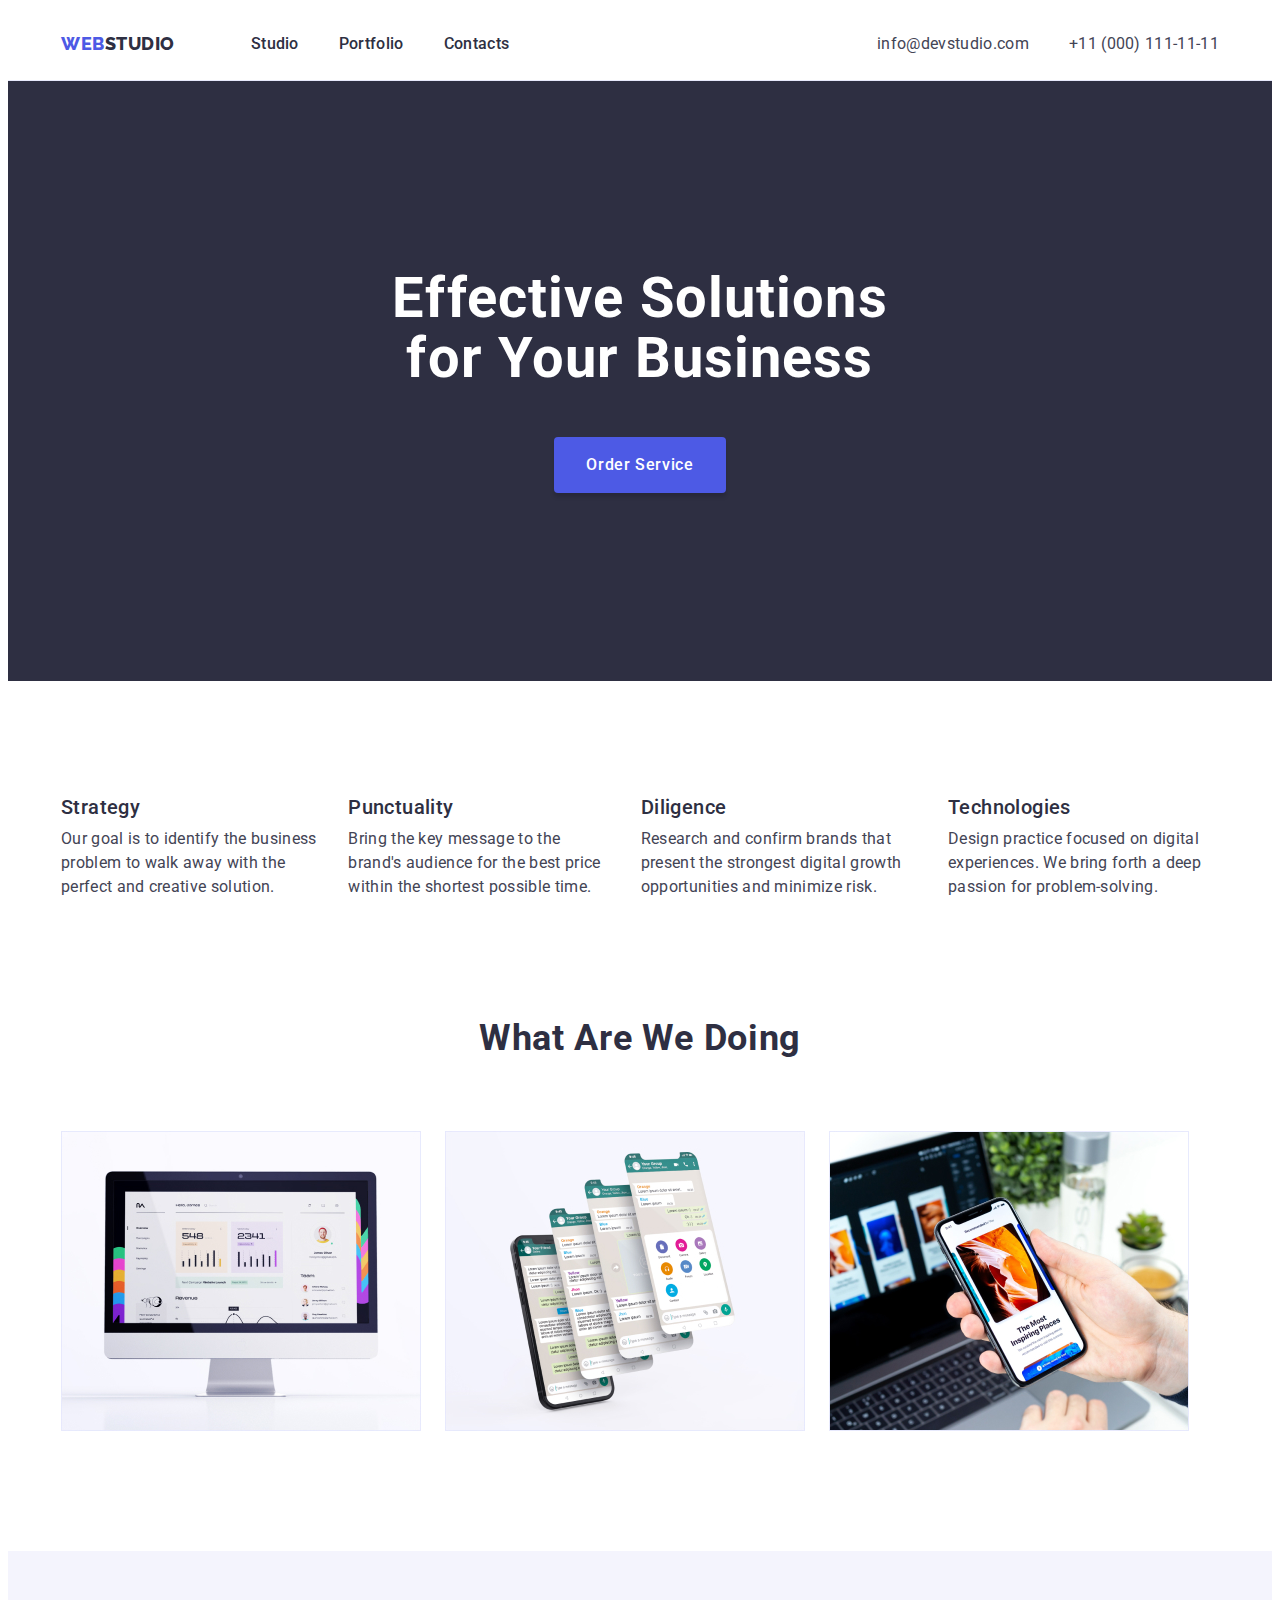
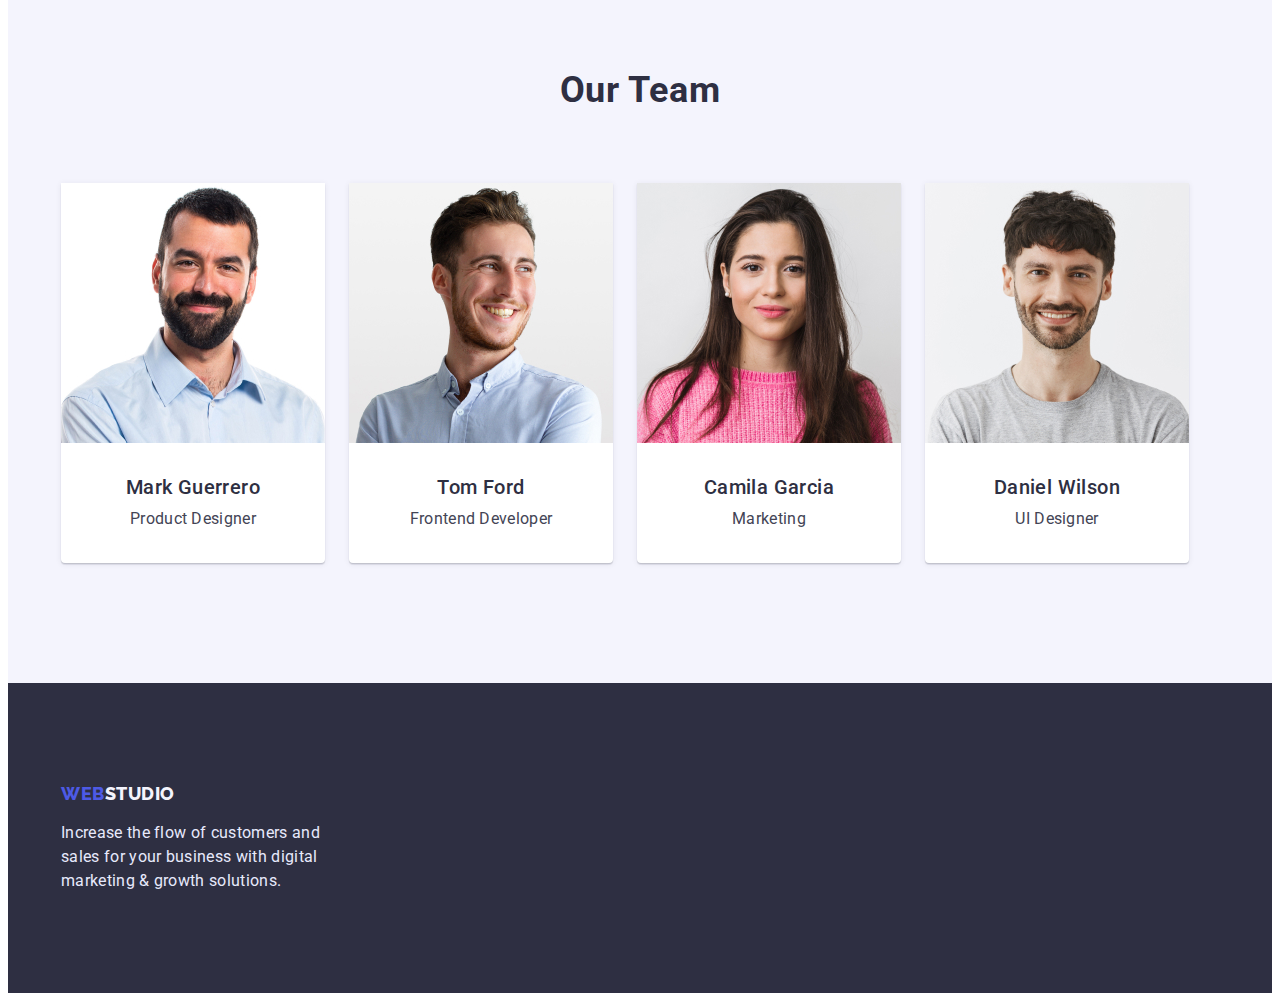
<file: index.html>
<!DOCTYPE html>
<html lang="en">
  <head>
    <meta charset="UTF-8" />
    <meta http-equiv="X-UA-Compatible" content="IE=edge" />
    <meta name="viewport" content="width=device-width, initial-scale=1.0" />
    <title>Document</title>
    <link rel="preconnect" href="https://fonts.googleapis.com" />
    <link rel="preconnect" href="https://fonts.gstatic.com" crossorigin />
    <link
      href="https://fonts.googleapis.com/css2?family=Raleway:wght@800&family=Roboto:ital,wght@0,400;0,500;0,700;1,900&display=swap"
      rel="stylesheet"
    />
    <link
      rel="stylesheet"
      href="https://cdnjs.cloudflare.com/ajax/libs/modern-normalize/1.1.0/modern-normalize.min.css"
      integrity="sha512-wpPYUAdjBVSE4KJnH1VR1HeZfpl1ub8YT/NKx4PuQ5NmX2tKuGu6U/JRp5y+Y8XG2tV+wKQpNHVUX03MfMFn9Q=="
      crossorigin="anonymous"
      referrerpolicy="no-referrer"
    />
    <link rel="stylesheet" href="./css/styles.css" />
  </head>
  <body>
    <header class="header">
      <div class="container header-container">
        <nav class="header-container-nav">
          <a class="header-logo link" href="./index.html"
            >Web <span class="header-logo-span">Studio</span></a
          >
          <ul class="header-list list">
            <li>
              <a class="header-link link" href="./index.html">Studio</a>
            </li>
            <li>
              <a class="header-link link" href="./portfolio.html">Portfolio</a>
            </li>
            <li><a class="header-link link" href="">Contacts</a></li>
          </ul>
        </nav>
        <address class="header-adress">
          <ul class="header-adress-list list">
            <li>
              <a
                class="header-adress-link link"
                href="mailto:info@devstudio.com"
                >info@devstudio.com</a
              >
            </li>
            <li>
              <a class="header-adress-link link" href="tel:+110001111111"
                >+11 (000) 111-11-11</a
              >
            </li>
          </ul>
        </address>
      </div>
    </header>
    <main>
      <section class="hero">
        <div class="container hero-container">
          <h1 class="hero-title">Effective Solutions for Your Business</h1>
          <button class="hero-btn" type="button">Order Service</button>
        </div>
      </section>

      <section class="goals">
        <div class="container">
          <h2 class="goals-main-title"></h2>
          <ul class="goals-list list">
            <li>
              <h3 class="goals-title">Strategy</h3>
              <p class="goals-text">
                Our goal is to identify the business problem to walk away with
                the perfect and creative solution.
              </p>
            </li>
            <li>
              <h3 class="goals-title">Punctuality</h3>
              <p class="goals-text">
                Bring the key message to the brand's audience for the best price
                within the shortest possible time.
              </p>
            </li>
            <li>
              <h3 class="goals-title">Diligence</h3>
              <p class="goals-text">
                Research and confirm brands that present the strongest digital
                growth opportunities and minimize risk.
              </p>
            </li>
            <li>
              <h3 class="goals-title">Technologies</h3>
              <p class="goals-text">
                Design practice focused on digital experiences. We bring forth a
                deep passion for problem-solving.
              </p>
            </li>
          </ul>
        </div>
      </section>

      <section class="activities">
        <div class="container">
          <h2 class="activities-title">What are we doing</h2>
          <ul class="activities-list list">
            <li>
              <img
                src="./images/rectangle-71.jpg"
                alt="Desktop version"
                width="360"
              />
            </li>
            <li>
              <img
                src="./images/rectangle-72.jpg"
                alt="Smartphone platform"
                width="360"
              />
            </li>
            <li>
              <img
                src="./images/rectangle-73.jpg"
                alt="Mobile version"
                width="360"
              />
            </li>
          </ul>
        </div>
      </section>

      <section class="team">
        <div class="container">
          <h2 class="team-title">Our Team</h2>
          <ul class="team-list list">
            <li>
              <img src="./images/mark.jpg" alt="Product designer" width="264" />
              <div class="team-div">
                <h3 class="team-subtitle">Mark Guerrero</h3>
                <p class="team-text">Product Designer</p>
              </div>
            </li>
            <li>
              <img
                src="./images/tom.jpg"
                alt="Frontend Developer"
                width="264"
              />
              <div class="team-div">
                <h3 class="team-subtitle">Tom Ford</h3>
                <p class="team-text">Frontend Developer</p>
              </div>
            </li>
            <li>
              <img src="./images/camila.jpg" alt="Marketing" width="264" />
              <div class="team-div">
                <h3 class="team-subtitle">Camila Garcia</h3>
                <p class="team-text">Marketing</p>
              </div>
            </li>
            <li>
              <img src="./images/daniel.jpg" alt="UI Designer" width="264" />
              <div class="team-div">
                <h3 class="team-subtitle">Daniel Wilson</h3>
                <p class="team-text">UI Designer</p>
              </div>
            </li>
          </ul>
        </div>
      </section>
    </main>

    <footer class="footer">
      <div class="container">
        <div>
          <a class="footer-logo link" href="./index.html"
            >Web <span class="footer-logo-span">Studio</span></a
          >
          <p class="footer-text">
            Increase the flow of customers and sales for your business with
            digital marketing & growth solutions.
          </p>
        </div>
      </div>
    </footer>
  </body>
</html>
</file>
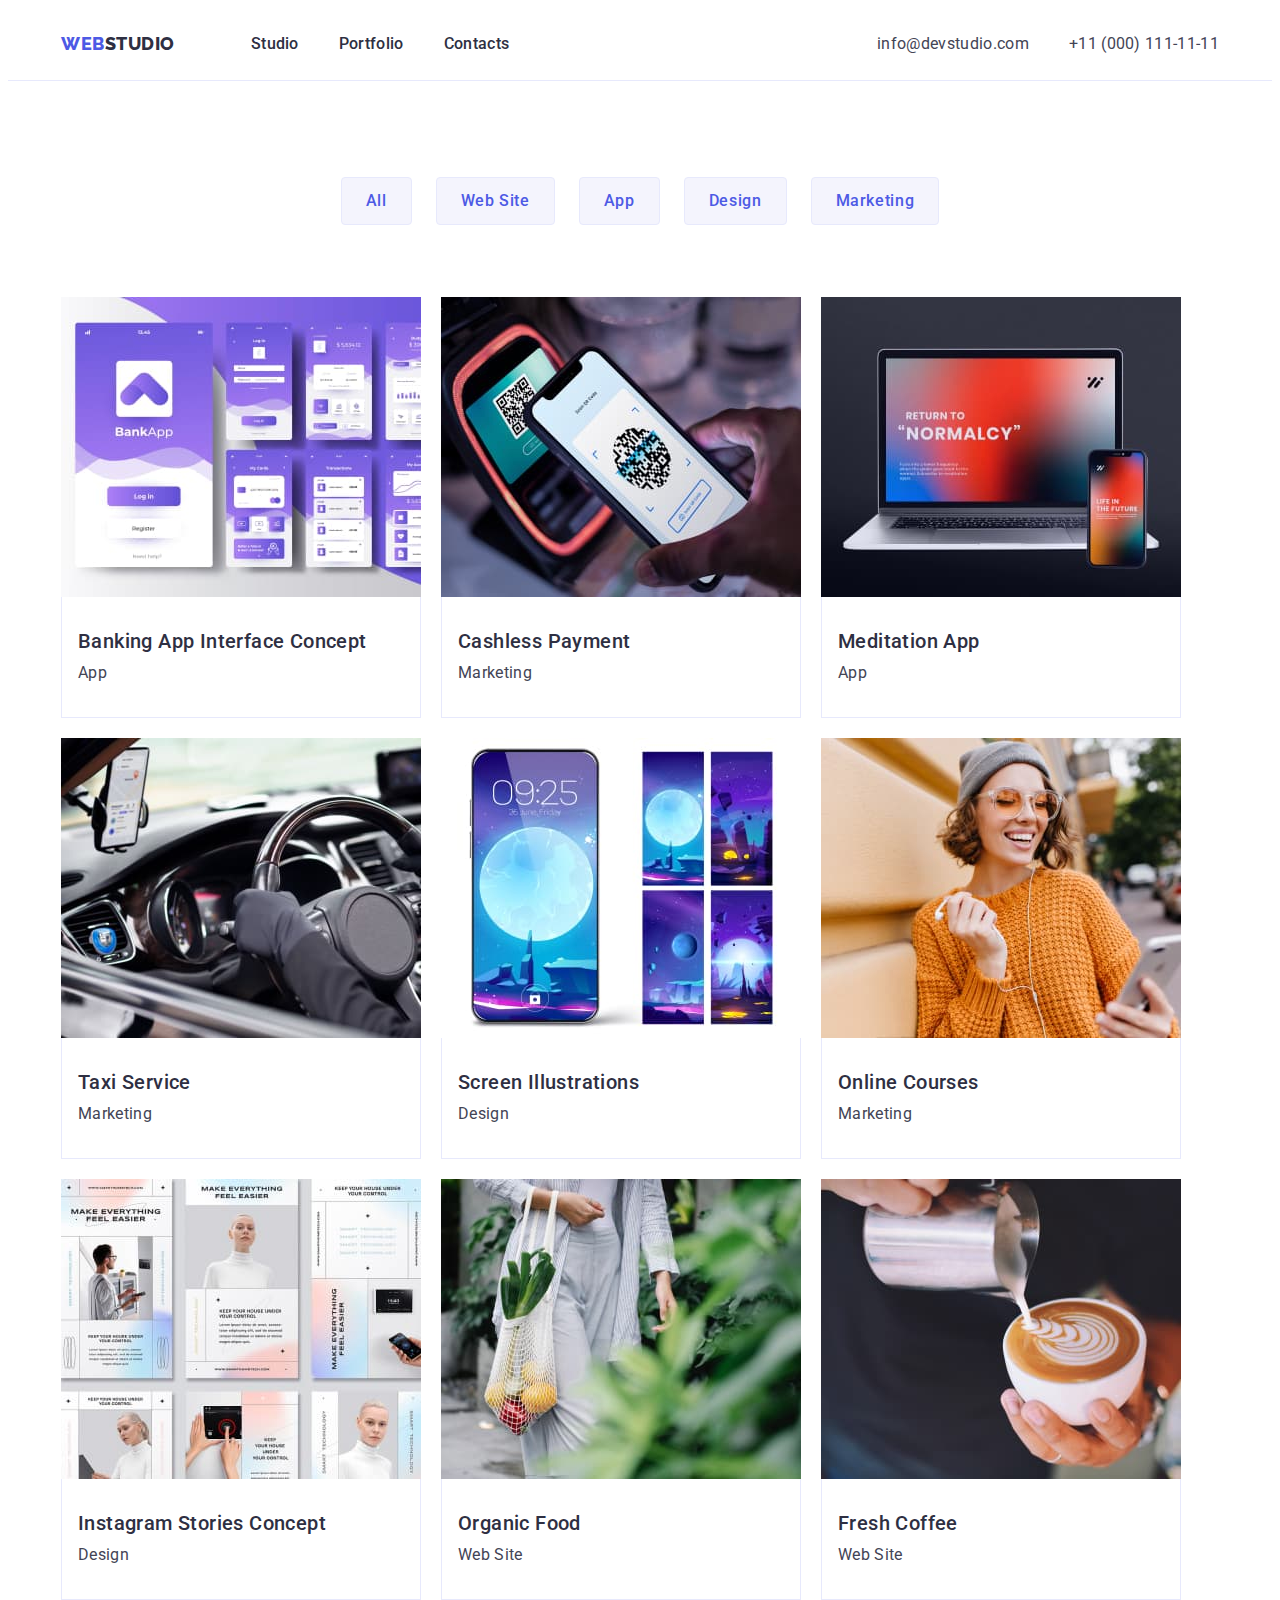
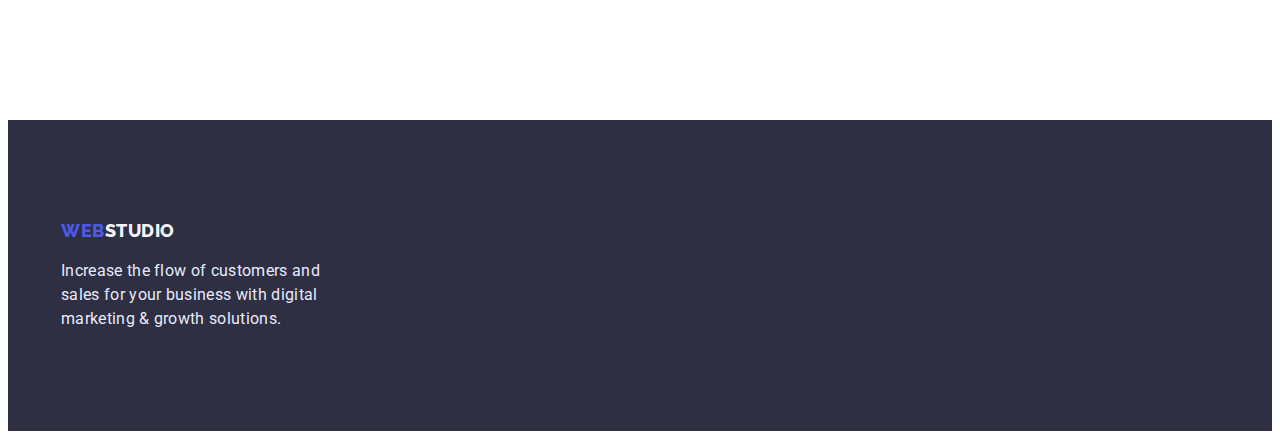
<file: portfolio.html>
<!DOCTYPE html>
<html lang="en">
  <head>
    <meta charset="UTF-8" />
    <meta http-equiv="X-UA-Compatible" content="IE=edge" />
    <meta name="viewport" content="width=device-width, initial-scale=1.0" />
    <title>Document</title>
    <link rel="preconnect" href="https://fonts.googleapis.com" />
    <link rel="preconnect" href="https://fonts.gstatic.com" crossorigin />
    <link
      href="https://fonts.googleapis.com/css2?family=Raleway:wght@800&family=Roboto:ital,wght@0,400;0,500;0,700;1,900&display=swap"
      rel="stylesheet"
    />
    <link rel="stylesheet" href="https://cdnjs.cloudflare.com/ajax/libs/modern-normalize/1.1.0/modern-normalize.min.css" integrity="sha512-wpPYUAdjBVSE4KJnH1VR1HeZfpl1ub8YT/NKx4PuQ5NmX2tKuGu6U/JRp5y+Y8XG2tV+wKQpNHVUX03MfMFn9Q==" crossorigin="anonymous" referrerpolicy="no-referrer" />
    <link rel="stylesheet" href="./css/styles.css" />
  </head>
  <body>
    <header class="header">
      <div class="container header-container">
        <nav class="header-container-nav">
          <a class="header-logo link" href="./index.html"
            >Web <span class="header-logo-span">Studio</span></a
          >
          <ul class="header-list list">
            <li>
              <a class="header-link link" href="./index.html">Studio</a>
            </li>
            <li>
              <a class="header-link link" href="./portfolio.html">Portfolio</a>
            </li>
            <li><a class="header-link link" href="">Contacts</a></li>
          </ul>
        </nav>
        <address class="header-adress">
          <ul class="header-adress-list list">
            <li>
              <a
                class="header-adress-link link"
                href="mailto:info@devstudio.com"
                >info@devstudio.com</a
              >
            </li>
            <li>
              <a class="header-adress-link link" href="tel:+110001111111"
                >+11 (000) 111-11-11</a
              >
            </li>
          </ul>
        </address>
      </div>
    </header>
    <main>
      <section class="portfolio">
        <div class="container">
        <h1 class="portfolio-hidden"></h1>
        <ul class="portfolio-btn-list list">
          <li><button class="portfolio-btn" type="button">All</button></li>
          <li><button class="portfolio-btn" type="button">Web Site</button></li>
          <li><button class="portfolio-btn" type="button">App</button></li>
          <li><button class="portfolio-btn" type="button">Design</button></li>
          <li>
            <button class="portfolio-btn" type="button">Marketing</button>
          </li>
        </ul>
        <ul class="portfolio-list list">
          <li><a href="" class="portfolio-link link">
            <img
              src="./images/portfolio-img-1.jpg"
              alt="Bank app"
              width="360"
            />
            <div class="border">
            <h2 class="portfolio-list-title">Banking App Interface Concept</h2>
            <p class="portfolio-list-text">App</p></div>
          </a></li>
          <li><a href="" class="portfolio-link link">
            <img
              src="./images/portfolio-img-2.jpg"
              alt="Cashless payment"
              width="360"
            />
            <div class="border">
            <h2 class="portfolio-list-title">Cashless Payment</h2>
            <p class="portfolio-list-text">Marketing</p></div>
          </a></li>
          <li><a href="" class="portfolio-link link">
            <img
              src="./images/portfolio-img-3.jpg"
              alt="Meditation app"
              width="360"
            />
            <div class="border">
            <h2 class="portfolio-list-title">Meditation App</h2>
            <p class="portfolio-list-text">App</p></div>
          </a></li>
          <li><a href="" class="portfolio-link link">
            <img
              src="./images/portfolio-img-4.jpg"
              alt="Taxi service"
              width="360"
            />
            <div class="border">
            <h2 class="portfolio-list-title">Taxi Service</h2>
            <p class="portfolio-list-text">Marketing</p></div>
          </a></li>
          <li><a href="" class="portfolio-link link">
            <img
              src="./images/portfolio-img-5.jpg"
              alt="Screen illustrations"
              width="360"
            />
            <div class="border">
            <h2 class="portfolio-list-title">Screen Illustrations</h2>
            <p class="portfolio-list-text">Design</p></div>
          </a></li>
          <li><a href="" class="portfolio-link link">
            <img
              src="./images/portfolio-img-6.jpg"
              alt="Online cources"
              width="360"
            />
            <div class="border">
            <h2 class="portfolio-list-title">Online Courses</h2>
            <p class="portfolio-list-text">Marketing</p></div>
          </a></li>
          <li><a href="" class="portfolio-link link">
            <img
              src="./images/portfolio-img-7.jpg"
              alt="Instagram stories"
              width="360"
            />
            <div class="border">
            <h2 class="portfolio-list-title">Instagram Stories Concept</h2>
            <p class="portfolio-list-text">Design</p></div>
          </a></li>
          <li><a href="" class="portfolio-link link">
            <img
              src="./images/portfolio-img-8.jpg"
              alt="Organic food"
              width="360"
            />
            <div class="border">
            <h2 class="portfolio-list-title">Organic Food</h2>
            <p class="portfolio-list-text">Web Site</p></div>
          </a></li>
          <li><a href="" class="portfolio-link link">
            <img
              src="./images/portfolio-img-9.jpg"
              alt="Fresh coffee"
              width="360"
            />
            <div class="border">
            <h2 class="portfolio-list-title">Fresh Coffee</h2>
            <p class="portfolio-list-text">Web Site</p></div>
          </a></li>
        </ul>
        </div>
      </section>
    </main>
    <footer class="footer">
      <div class="container">
        <a class="footer-logo link" href="./index.html"
          >Web <span class="footer-logo-span">Studio</span></a
        >
        <p class="footer-text">
          Increase the flow of customers and sales for your business with
          digital marketing & growth solutions.
        </p>
      </div>
    </footer>
</html>
</file>
<file: css/styles.css>
:root {
    --logo-color: #4d5ae5;
    --logo-color-2: #2e2f42;
    --color-3: #404bbf;
    --color-4: #434455;
}

p, h1, h2, h3, h4, h5, h6 {
margin: 0;
}

body {
    font-family: 'Roboto', sans-serif;
    color: #434455;
}

.link {
    text-decoration: none;
}

.list {
    margin: 0;
    padding-left: 0;
    list-style-type: none;
}

img {
    display: block;
    max-width: 100%;
    height: auto;
}

.container {
    width: 1158px;
    padding: 0 15px;
    margin-left: auto;
    margin-right: auto;
}

/* header */

.header {
    text-decoration: none;
    padding: 24px 0;
    border-bottom: 1px solid #E7E9FC;
}

.header-container {
display: flex;
}

.header-container-nav {
    display: flex;
}

.header-logo {
    font-family: 'Raleway', sans-serif;
        font-weight: 800;
        font-size: 18px;
        line-height: 1.17;
        display: flex;
        align-items: center;
        letter-spacing: 0.03em;
        text-transform: uppercase;    
        color: var(--logo-color);
        text-decoration: none;
        margin-right: 76px;
}

.header-logo-span {
    color:var(--logo-color-2); 
}

.header-list {
    display: flex;
    gap: 40px;
}

.header-link {
font-weight: 500;
font-size: 16px;
line-height: 1.5;
letter-spacing: 0.02em;
color: var(--logo-color-2);
}

.header-link:hover,
.header-link:focus {
    color: var(--color-3)
}

.header-adress {
        font-style: normal;
        margin-left: auto;
}

.header-adress-list {
    display: flex;
    gap: 40px;
}

.header-adress-link {
        font-size: 16px;
        line-height: 1.5;
        letter-spacing: 0.02em;
        color: var(--color-4);
        font-style: normal;
}

.header-adress-link:hover,
.header-adress-link:focus {
    color: var(--color-3);
}

/* hero */

.hero {
    background-color: #2e2f42;
    padding: 188px 0;
}

.hero-title {
        font-size: 56px;
        line-height: 1.07;
        text-align: center;
        letter-spacing: 0.02em;
        color: #FFFFFF;
        background-color: #2E2F42;
        width: 496px;
        margin: 0 auto 48px;
}

.hero-btn {
    font-family: 'Roboto', sans-serif;
        font-weight: 500;
        font-size: 16px;
        line-height: 1.5;
        display: flex;
        align-items: center;
        letter-spacing: 0.04em;
        color: #FFFFFF;
        background-color: #4D5AE5;
        box-shadow: 0px 4px 4px rgba(0, 0, 0, 0.15);
        border-radius: 4px;
        border: 0;
        cursor: pointer;
        display: block;
        margin: 0 auto;
        padding: 16px 32px;
}

/* goals */

.goals {
    padding: 114px 0 120px;
}

.goals-title {
    font-weight: 500;
        font-size: 20px;
        line-height: 1.2;
        letter-spacing: 0.02em;
        color: #2E2F42;
        margin-bottom: 8px;
}

.goals-list {
    display: flex;
    gap: 24px;
}

.goals-text {
    font-size: 16px;
        line-height: 1.5;
        letter-spacing: 0.02em;
        color: #434455;
}

/* activities */

.activities {
    padding-bottom: 120px;
}

.activities-title {
    font-size: 36px;
        line-height: 1.11;
        text-align: center;
        letter-spacing: 0.02em;
        text-transform: capitalize;
        color: #2E2F42;
        margin-bottom: 72px;
}

.activities-list {
    display: flex;
    gap: 24px;
}

/* team */

.team {
    padding: 120px 0;
    background-color: #F4F4FD;
}

.team-list {
    display: flex;
    gap: 24px;
}

.team-list > li {
    background: #FFFFFF;
    box-shadow: 0px 1px 6px rgba(46, 47, 66, 0.08), 0px 1px 1px rgba(46, 47, 66, 0.16), 0px 2px 1px rgba(46, 47, 66, 0.08);
    border-radius: 0px 0px 4px 4px;
}

.team-title {
    font-size: 36px;
        line-height: 1.11;
        text-align: center;
        letter-spacing: 0.02em;
        text-transform: capitalize;
        color: #2E2F42;
        margin-bottom: 72px;
}

.team-subtitle {
    font-weight: 500;
        font-size: 20px;
        line-height: 1.2;
        text-align: center;
        letter-spacing: 0.02em;
        color: #2E2F42;
        margin-bottom: 8px;
}


.team-text {
    font-size: 16px;
        line-height: 1.5;
        text-align: center;
        letter-spacing: 0.02em;
        color: #434455;
}

.team-div {
    padding: 32px 0;
}

/* footer */

.footer {
    background-color: #2E2F42;
    padding: 100px 0;
}

.footer-logo {
    font-family: 'Raleway', sans-serif;
        font-weight: 800;
        font-size: 18px;
        line-height: 1.17;
        display: flex;
        align-items: center;
        letter-spacing: 0.03em;
        text-transform: uppercase;
        text-decoration: none;
        color: var(--logo-color);
        margin-bottom: 17.5px;
}

.footer-logo-span {
        color: #F4F4FD;
        text-decoration: none;
}

.footer-text {
    font-size: 16px;
        line-height: 1.5;
        letter-spacing: 0.02em;
        color: #E7E9FC;
        width: 264px;
}

/* portfolio */

.portfolio {
    padding: 96px 0 120px;
}

.portfolio-hidden {
    visibility: hidden;
}

.portfolio-btn {
font-family: 'Roboto', sans-serif;
    font-weight: 500;
    font-size: 16px;
    line-height: 1.5;
    display: flex;
    align-items: center;
    text-align: center;
    letter-spacing: 0.04em;
    color: #4D5AE5;
    min-width: 10px;
    height: 48px;
    background-color: #F4F4FD;
    border: 1px solid #E7E9FC;
    border-radius: 4px;
    cursor: pointer;
    padding: 12px 24px;

}

.portfolio-btn-list {
    display: flex;
    gap: 24px;
    justify-content: center;
    margin-bottom: 72px;
}

.portfolio-list {
    display: flex;
    flex-wrap: wrap;
    gap: 20px;
}

.portfolio-btn:hover,
.portfolio-btn:focus {
    background-color: #404BBF;
        box-shadow: 0px 3px 1px rgba(0, 0, 0, 0.1),
        0px 2px 1px rgba(0, 0, 0, 0.08),
        0px 2px 2px rgba(0, 0, 0, 0.12);
        border-radius: 4px;
        color: #FFFFFF;       
        border: 1px solid #000000;
        text-shadow: 0px 4px 4px rgba(0, 0, 0, 0.25);
    }

.portfolio-list-title {
        font-weight: 500;
        font-size: 20px;
        line-height: 1.2;
        letter-spacing: 0.02em;
        color: var(--logo-color-2);
        margin-bottom: 8px;
    }

.portfolio-list-text {
    font-size: 16px;
    line-height: 1.5;
    letter-spacing: 0.02em;
    color: var(--color-4);
}

.border {
    border: 1px solid #E7E9FC;
    border-top: none;
    padding-top: 32px;
    padding-left: 16px;
    padding-bottom: 32px;
}
</file>
